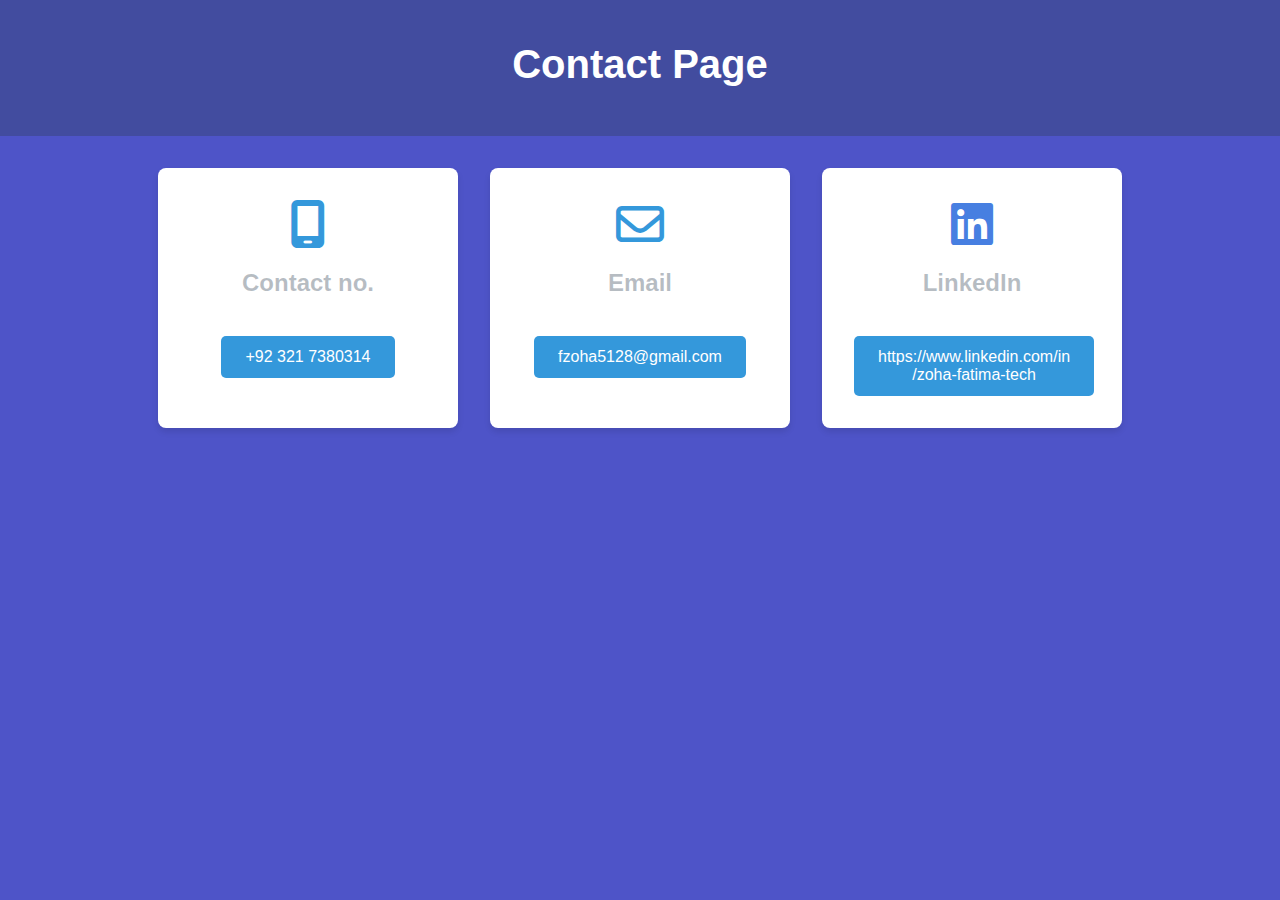
<file: contact.html>
<!DOCTYPE html>
<html lang="en">
  <head>
    <meta charset="UTF-8" />
    <meta name="viewport" content="width=device-width, initial-scale=1.0" />
    <title>Contact page</title>
    <link rel="stylesheet" href="contact.css" />
    <link
      rel="stylesheet"
      href="https://cdnjs.cloudflare.com/ajax/libs/font-awesome/6.7.2/css/all.min.css"
      integrity="sha512-Evv84Mr4kqVGRNSgIGL/F/aIDqQb7xQ2vcrdIwxfjThSH8CSR7PBEakCr51Ck+w+/U6swU2Im1vVX0SVk9ABhg=="
      crossorigin="anonymous"
      referrerpolicy="no-referrer"
    />
  </head>
  <body>
    <div class="context">
    <header>
      <h1>Contact Page</h1>
    </header>
    <main>
      <div class="main-div">
        <div id="contact-no">
          <i class="fa-solid fa-mobile-screen"></i>
          <h2>Contact no.</h2>
          <br />
          <button>+92 321 7380314</button>
        </div>
        <div id="email">
          <i class="fa-regular fa-envelope"></i>
          <h2>Email</h2>
          <br />
          <button>fzoha5128@gmail.com</button>
        </div>
        <div id="LinkedIn">
          <i class="fa-brands fa-linkedin" style="color: #477fe1;"></i>
          <h2>LinkedIn</h2>
          <br />
          <button>https://www.linkedin.com/in
            /zoha-fatima-tech</button>
        </div>
      </div>
    </div>
      <div class="area" >
        <ul class="circles">
                <li></li>
                <li></li>
                <li></li>
                <li></li>
                <li></li>
                <li></li>
                <li></li>
                <li></li>
                <li></li>
                <li></li>
        </ul>
</div >
    </main>
  </body>
</html>
</file>
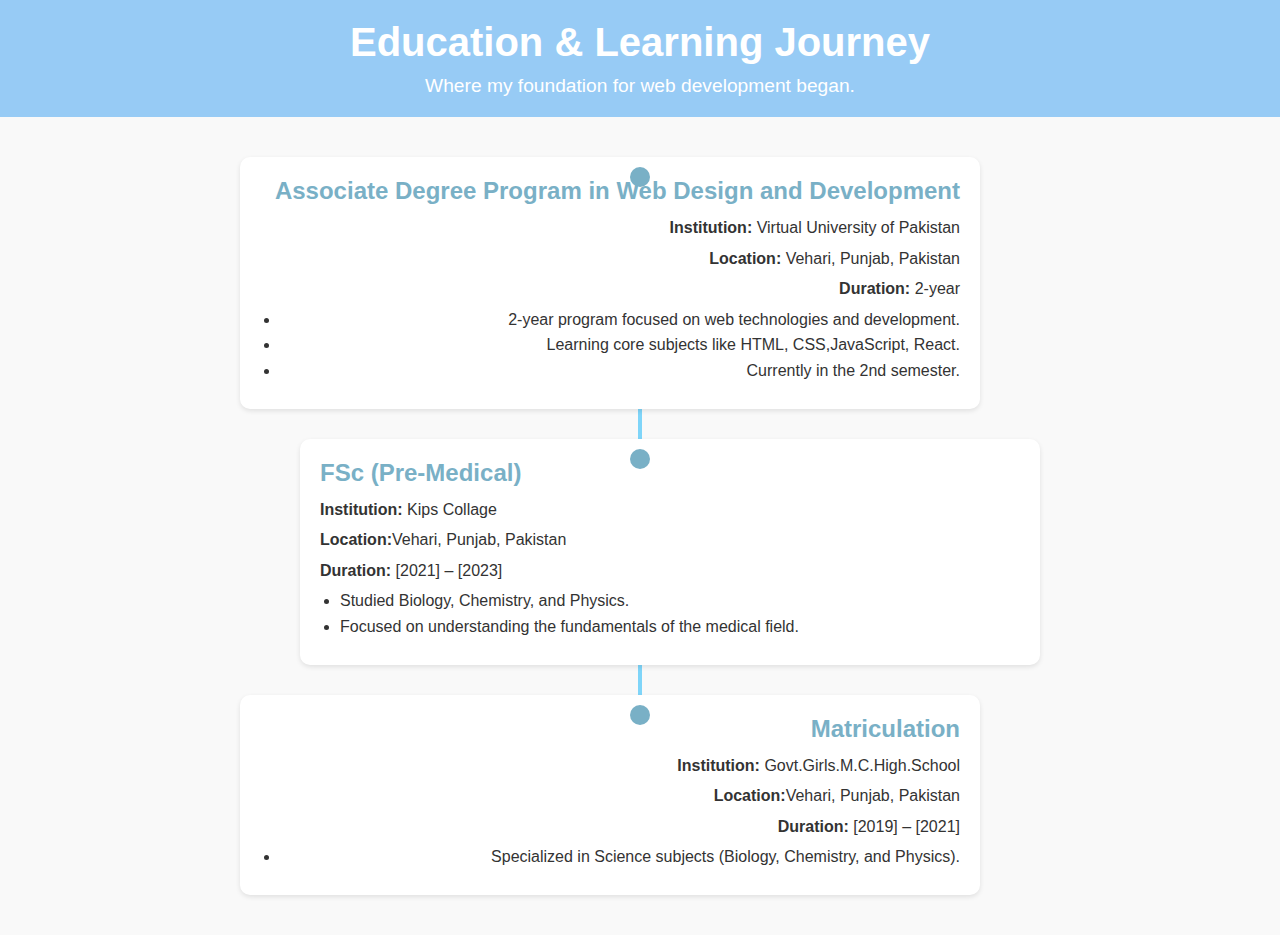
<file: education.html>
<!DOCTYPE html>
<html lang="en">
  <head>
    <meta charset="UTF-8" />
    <meta name="viewport" content="width=device-width, initial-scale=1.0" />
    <title>Education Page</title>
    <link rel="stylesheet" href="edupro.css" />
  </head>
  <body>
    <header>
      <h1>Education & Learning Journey</h1>
      <p>Where my foundation for web development began.</p>
    </header>

    <main class="timeline">
      <!-- Current Education -->
      <div class="timeline-item">
        <div class="timeline-content">
          <h2>Associate Degree Program in Web Design and Development</h2>
          <p><strong>Institution:</strong> Virtual University of Pakistan</p>
          <p><strong>Location:</strong> Vehari, Punjab, Pakistan</p>
          <p><strong>Duration:</strong> 2-year</p>
          <ul>
            <li>2-year program focused on web technologies and development.</li>
            <li>Learning core subjects like HTML, CSS,JavaScript, React.</li>
            <li>Currently in the 2nd semester.</li>
          </ul>
        </div>
      </div>

      <!-- Previous Education -->
      <div class="timeline-item">
        <div class="timeline-content">
          <h2>FSc (Pre-Medical)</h2>
          <p><strong>Institution:</strong> Kips Collage</p>
          <p><strong>Location:</strong>Vehari, Punjab, Pakistan</p>
          <p><strong>Duration:</strong> [2021] – [2023]</p>
          <ul>
            <li>Studied Biology, Chemistry, and Physics.</li>
            <li>
              Focused on understanding the fundamentals of the medical field.
            </li>
          </ul>
        </div>
      </div>

      <div class="timeline-item">
        <div class="timeline-content">
          <h2>Matriculation</h2>
          <p><strong>Institution:</strong> Govt.Girls.M.C.High.School</p>
          <p><strong>Location:</strong>Vehari, Punjab, Pakistan</p>
          <p><strong>Duration:</strong> [2019] – [2021]</p>
          <ul>
            <li>
              Specialized in Science subjects (Biology, Chemistry, and Physics).
            </li>
          </ul>
        </div>
      </div>
    </main>
  </body>
</html>
</file>
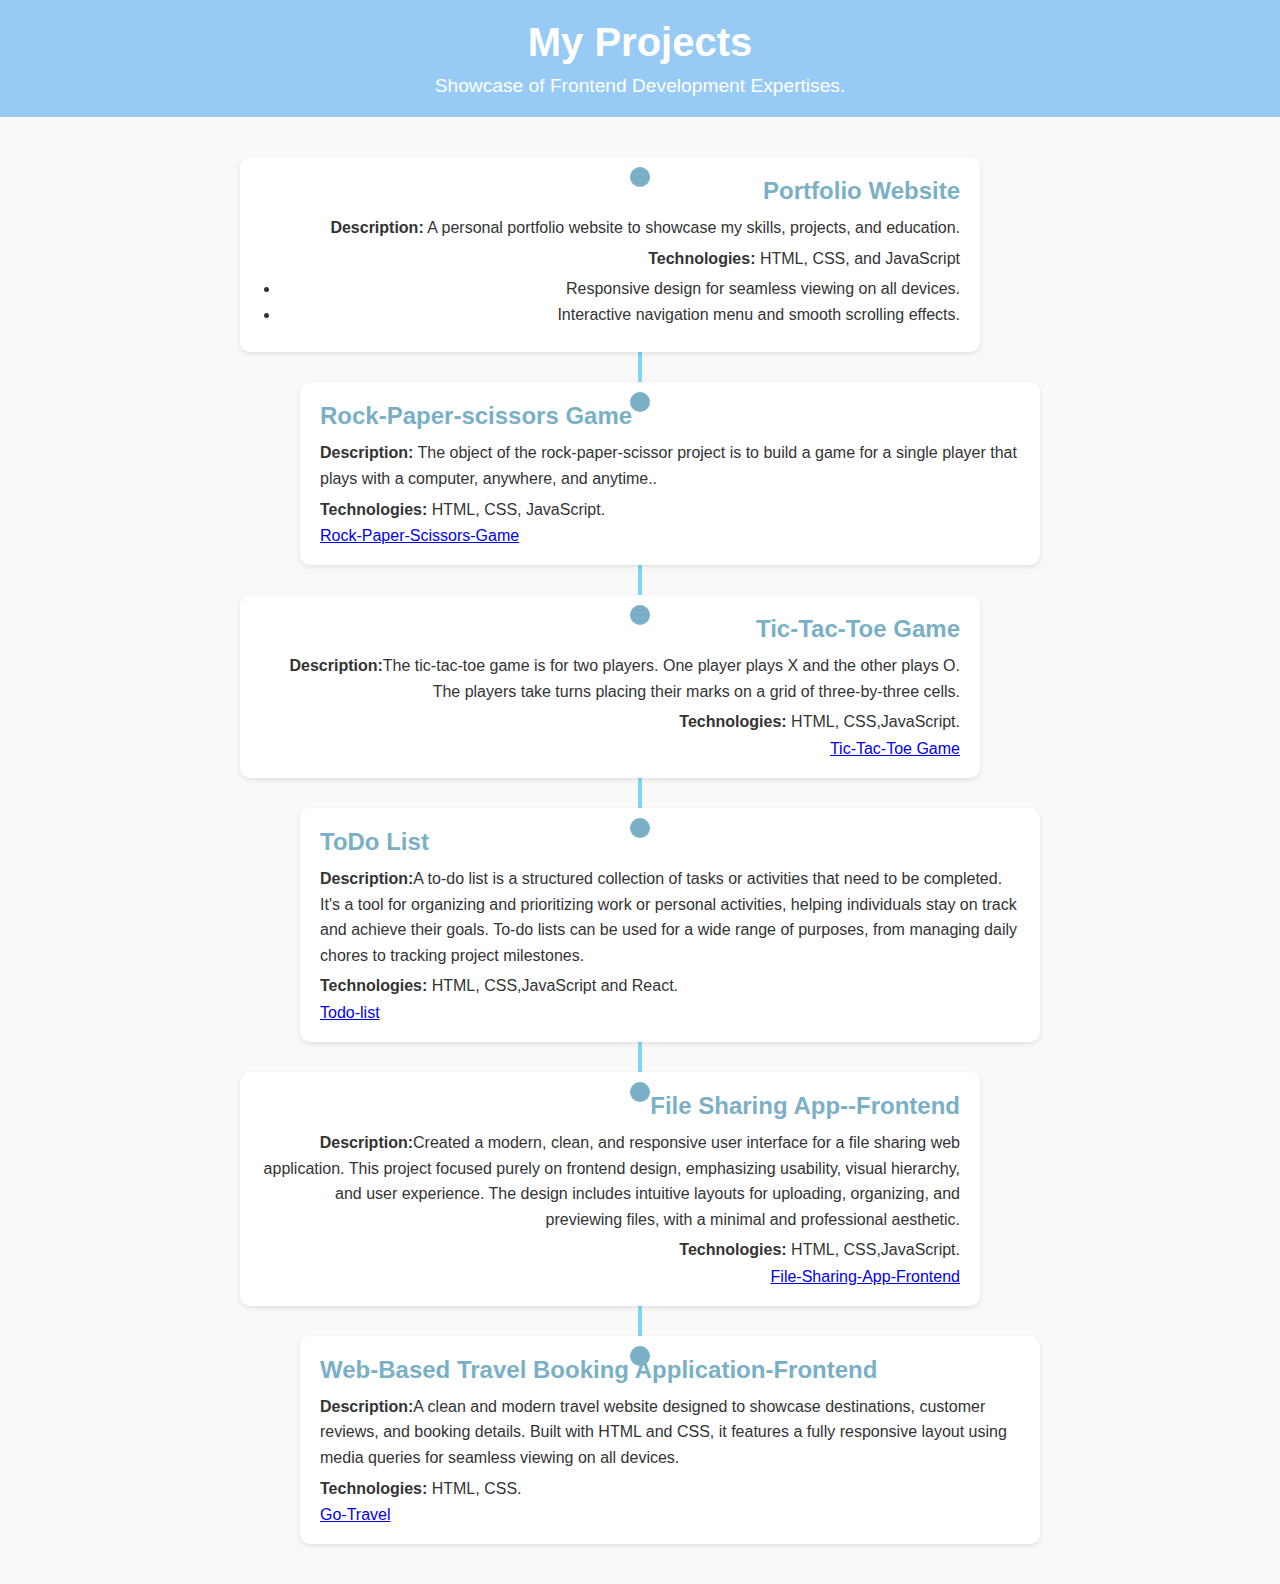
<file: project.html>
<!DOCTYPE html>
<html lang="en">
  <head>
    <meta charset="UTF-8" />
    <meta name="viewport" content="width=device-width, initial-scale=1.0" />
    <title>Projects Page</title>
    <link rel="stylesheet" href="edupro.css" />
  </head>
  <body>
    <header>
      <h1>My Projects</h1>
      <p>Showcase of Frontend Development Expertises.</p>
    </header>

    <main class="timeline">
      <!-- Project 1 -->
      <div class="timeline-item">
        <div class="timeline-content">
          <h2>Portfolio Website</h2>
          <p>
            <strong>Description:</strong> A personal portfolio website to
            showcase my skills, projects, and education.
          </p>
          <p><strong>Technologies:</strong> HTML, CSS, and JavaScript</p>
          <ul>
            <li>Responsive design for seamless viewing on all devices.</li>
            <li>Interactive navigation menu and smooth scrolling effects.</li>
          </ul>
        </div>
      </div>

      <!-- Project 2 -->
      <div class="timeline-item">
        <div class="timeline-content">
          <h2>Rock-Paper-scissors Game</h2>
          <p>
            <strong>Description:</strong> The object of the rock-paper-scissor
            project is to build a game for a single player that plays with a
            computer, anywhere, and anytime..
          </p>
          <p><strong>Technologies:</strong> HTML, CSS, JavaScript.</p>
          <a href="https://zohafatima4747.github.io/Rock-Paper-Scissor-Game/"
            >Rock-Paper-Scissors-Game</a
          >
        </div>
      </div>

      <!-- Project 3 -->
      <div class="timeline-item">
        <div class="timeline-content">
          <h2>Tic-Tac-Toe Game</h2>
          <p>
            <strong>Description:</strong>The tic-tac-toe game is for two
            players. One player plays X and the other plays O. The players take
            turns placing their marks on a grid of three-by-three cells.
          </p>
          <p><strong>Technologies:</strong> HTML, CSS,JavaScript.</p>
          <a href="https://zohafatima4747.github.io/Tic-Tac-Toe-Game/"
            >Tic-Tac-Toe Game</a
          >
        </div>
      </div>
      <!-- Project 4 -->
      <div class="timeline-item">
        <div class="timeline-content">
          <h2>ToDo List</h2>
          <p>
            <strong>Description:</strong>A to-do list is a structured collection
            of tasks or activities that need to be completed. It's a tool for
            organizing and prioritizing work or personal activities, helping
            individuals stay on track and achieve their goals. To-do lists can
            be used for a wide range of purposes, from managing daily chores to
            tracking project milestones.
          </p>
          <p><strong>Technologies:</strong> HTML, CSS,JavaScript and React.</p>
          <a href=" https://zohafatima4747.github.io/Todo-list/">Todo-list</a>
        </div>
      </div>

      <!-- Project 5 -->
      <div class="timeline-item">
        <div class="timeline-content">
          <h2>File Sharing App--Frontend</h2>
          <p>
            <strong>Description:</strong>Created a modern, clean, and responsive
            user interface for a file sharing web application. This project
            focused purely on frontend design, emphasizing usability, visual
            hierarchy, and user experience. The design includes intuitive
            layouts for uploading, organizing, and previewing files, with a
            minimal and professional aesthetic.
          </p>
          <p><strong>Technologies:</strong> HTML, CSS,JavaScript.</p>
          <a href="https://zohafatima4747.github.io/File-Sharing-App-Frontend/"
            >File-Sharing-App-Frontend</a
          >
        </div>
      </div>
      <!-- Project 6 -->
      <div class="timeline-item">
        <div class="timeline-content">
          <h2>Web-Based Travel Booking Application-Frontend</h2>
          <p>
            <strong>Description:</strong>A clean and modern travel website designed to showcase destinations, customer reviews, and booking details. Built with HTML and CSS, it features a fully responsive layout using media queries for seamless viewing on all devices.
          </p>
          <p><strong>Technologies:</strong> HTML, CSS.</p>
          <a href=" https://zohafatima4747.github.io/Go-Travel/"
            >Go-Travel</a
          >
        </div>
      </div>
    </main>
  </body>
</html>
</file>
<file: contact.css>
/* Custom properties for easy theming */
:root {
    --primary-color: #3498db;
    --secondary-color: #2c3e5057;
    --text-color: #333;
    --background-color: #f4f4f4;
    --card-background: #ffffff;
    --transition-speed: 0.3s;
  }
  
  /* Base styles */
  * {
    margin: 0;
    padding: 0;
    box-sizing: border-box;
  }
  
  body {
    /* background-image: url("background\ img.jpg"); */
    font-family: 'Exo', sans-serif;
    background-size: cover;
    font-family: "Arial", sans-serif;
    line-height: 1.6;
    color: var(--text-color);
    background-color: var(--background-color);
    display: flex;
    flex-direction: column;
    min-height: 100vh;
  }
  
  /* Header styles */
  .context header {
    background-color: var(--secondary-color);
    color: #fff;
    text-align: center;
    padding: 2rem 0;
  }
  
  h1 {
    font-size: 2.5rem;
    margin-bottom: 0.5rem;
  }
  
  /* Main content styles */
  .context main {
    flex-grow: 1;
    display: flex;
    justify-content: center;
    align-items: center;
    padding: 2rem;
  }
  
  .main-div {
    display: flex;
    justify-content: center;
    gap: 2rem;
    flex-wrap: wrap;
  }
  
  #contact-no,
  #email,
  #LinkedIn {
    background-color: var(--card-background);
    border-radius: 8px;
    box-shadow: 0 4px 6px rgba(0, 0, 0, 0.1);
    padding: 2rem;
    text-align: center;
    transition: transform var(--transition-speed) ease,
      box-shadow var(--transition-speed) ease;
    width: 300px;
  }
  
  #contact-no:hover,
  #email:hover,
   #LinkedIn:hover {
    transform: translateY(-5px);
    box-shadow: 0 6px 12px rgba(0, 0, 0, 0.15);
  }
  
  .fa-solid,
  .fa-regular,
   .fa-brands {
    font-size: 3rem;
    color: var(--primary-color);
    margin-bottom: 1rem;
  }
  
  h2 {
    font-size: 1.5rem;
    margin-bottom: 0.5rem;
    color: var(--secondary-color);
  }
  
  button {
    background-color: var(--primary-color);
    color: #fff;
    border: none;
    padding: 0.75rem 1.5rem;
    font-size: 1rem;
    border-radius: 5px;
    cursor: pointer;
    transition: background-color var(--transition-speed) ease;
  }
  
  button:hover {
    background-color: #2980b9;
  }

  @import url('https://fonts.googleapis.com/css?family=Exo:400,700');

*{
    margin: 0px;
    padding: 0px;
}



body{
    background: #4e54c8;  
    background: -webkit-linear-gradient(to left, #8f94fb, #4e54c8);  
    width: 100%;
    height:100vh;
    
   
}

.circles{
    position: absolute;
    top: 0;
    left: 0;
    width: 100%;
    height: 100%;
    overflow: hidden;
}

.circles li{
    position: absolute;
    display: block;
    list-style: none;
    width: 20px;
    height: 20px;
    background: rgba(255, 255, 255, 0.2);
    animation: animate 25s linear infinite;
    bottom: -150px;
    
}

.circles li:nth-child(1){
    left: 25%;
    width: 80px;
    height: 80px;
    animation-delay: 0s;
}


.circles li:nth-child(2){
    left: 10%;
    width: 20px;
    height: 20px;
    animation-delay: 2s;
    animation-duration: 12s;
}

.circles li:nth-child(3){
    left: 70%;
    width: 20px;
    height: 20px;
    animation-delay: 4s;
}

.circles li:nth-child(4){
    left: 40%;
    width: 60px;
    height: 60px;
    animation-delay: 0s;
    animation-duration: 18s;
}

.circles li:nth-child(5){
    left: 65%;
    width: 20px;
    height: 20px;
    animation-delay: 0s;
}

.circles li:nth-child(6){
    left: 75%;
    width: 110px;
    height: 110px;
    animation-delay: 3s;
}

.circles li:nth-child(7){
    left: 35%;
    width: 150px;
    height: 150px;
    animation-delay: 7s;
}

.circles li:nth-child(8){
    left: 50%;
    width: 25px;
    height: 25px;
    animation-delay: 15s;
    animation-duration: 45s;
}

.circles li:nth-child(9){
    left: 20%;
    width: 15px;
    height: 15px;
    animation-delay: 2s;
    animation-duration: 35s;
}

.circles li:nth-child(10){
    left: 85%;
    width: 150px;
    height: 150px;
    animation-delay: 0s;
    animation-duration: 11s;
}



@keyframes animate {

    0%{
        transform: translateY(0) rotate(0deg);
        opacity: 1;
        border-radius: 0;
    }

    100%{
        transform: translateY(-1000px) rotate(720deg);
        opacity: 0;
        border-radius: 50%;
    }

}
  
  /* Responsive design */
  @media screen and (max-width: 768px) {
    header {
      padding: 1.5rem 0;
    }
  
    h1 {
      font-size: 2rem;
    }
  
    .main-div {
      flex-direction: column;
      align-items: center;
    }
  
    #contact-no,
    #email {
      width: 100%;
      max-width: 300px;
    }
  }
  
  /* Animation for icons */
  @keyframes pulse {
    0% {
      transform: scale(1);
    }
    50% {
      transform: scale(1.1);
    }
    100% {
      transform: scale(1);
    }
  }
  
  .fa-solid,
  .fa-regular {
    animation: pulse 2s infinite;
  }
</file>
<file: edupro.css>
/* styles.css */
body {
    font-family: Arial, sans-serif;
    margin: 0;
    padding: 0;
    background-color: #f9f9f9;
    color: #333;
  }
  
  header {
    text-align: center;
    padding: 20px;
    background-color: #97cbf5;
    color: #fff;
  }
  
  header h1 {
    margin: 0;
    font-size: 2.5rem;
  }
  
  header p {
    margin: 10px 0 0;
    font-size: 1.2rem;
  }
  
  .timeline {
    max-width: 800px;
    margin: 40px auto;
    padding: 0 20px;
    position: relative;
  }
  
  .timeline::before {
    content: "";
    position: absolute;
    top: 0;
    left: 50%;
    transform: translateX(-50%);
    width: 4px;
    height: 100%;
    background-color: #7fd5f9;
  }
  
  .timeline-item {
    margin-bottom: 30px;
    position: relative;
  }
  
  .timeline-item:nth-child(odd) {
    padding-right: 60px;
    text-align: right;
  }
  
  .timeline-item:nth-child(even) {
    padding-left: 60px;
    text-align: left;
  }
  
  .timeline-item::before {
    content: "";
    position: absolute;
    top: 10px;
    left: 50%;
    transform: translateX(-50%);
    width: 20px;
    height: 20px;
    background-color: #79b0c6;
    border-radius: 50%;
  }
  
  .timeline-content {
    background-color: #fff;
    padding: 20px;
    border-radius: 10px;
    box-shadow: 0 2px 5px rgba(0, 0, 0, 0.1);
  }
  
  .timeline-content h2 {
    margin: 0 0 10px;
    font-size: 1.5rem;
    color: #79b0c6;
  }
  
  .timeline-content p,
  .timeline-content ul {
    margin: 5px 0;
    font-size: 1rem;
    line-height: 1.6;
  }
  
  .timeline-content ul {
    padding-left: 20px;
    list-style: disc;
  }
</file>
